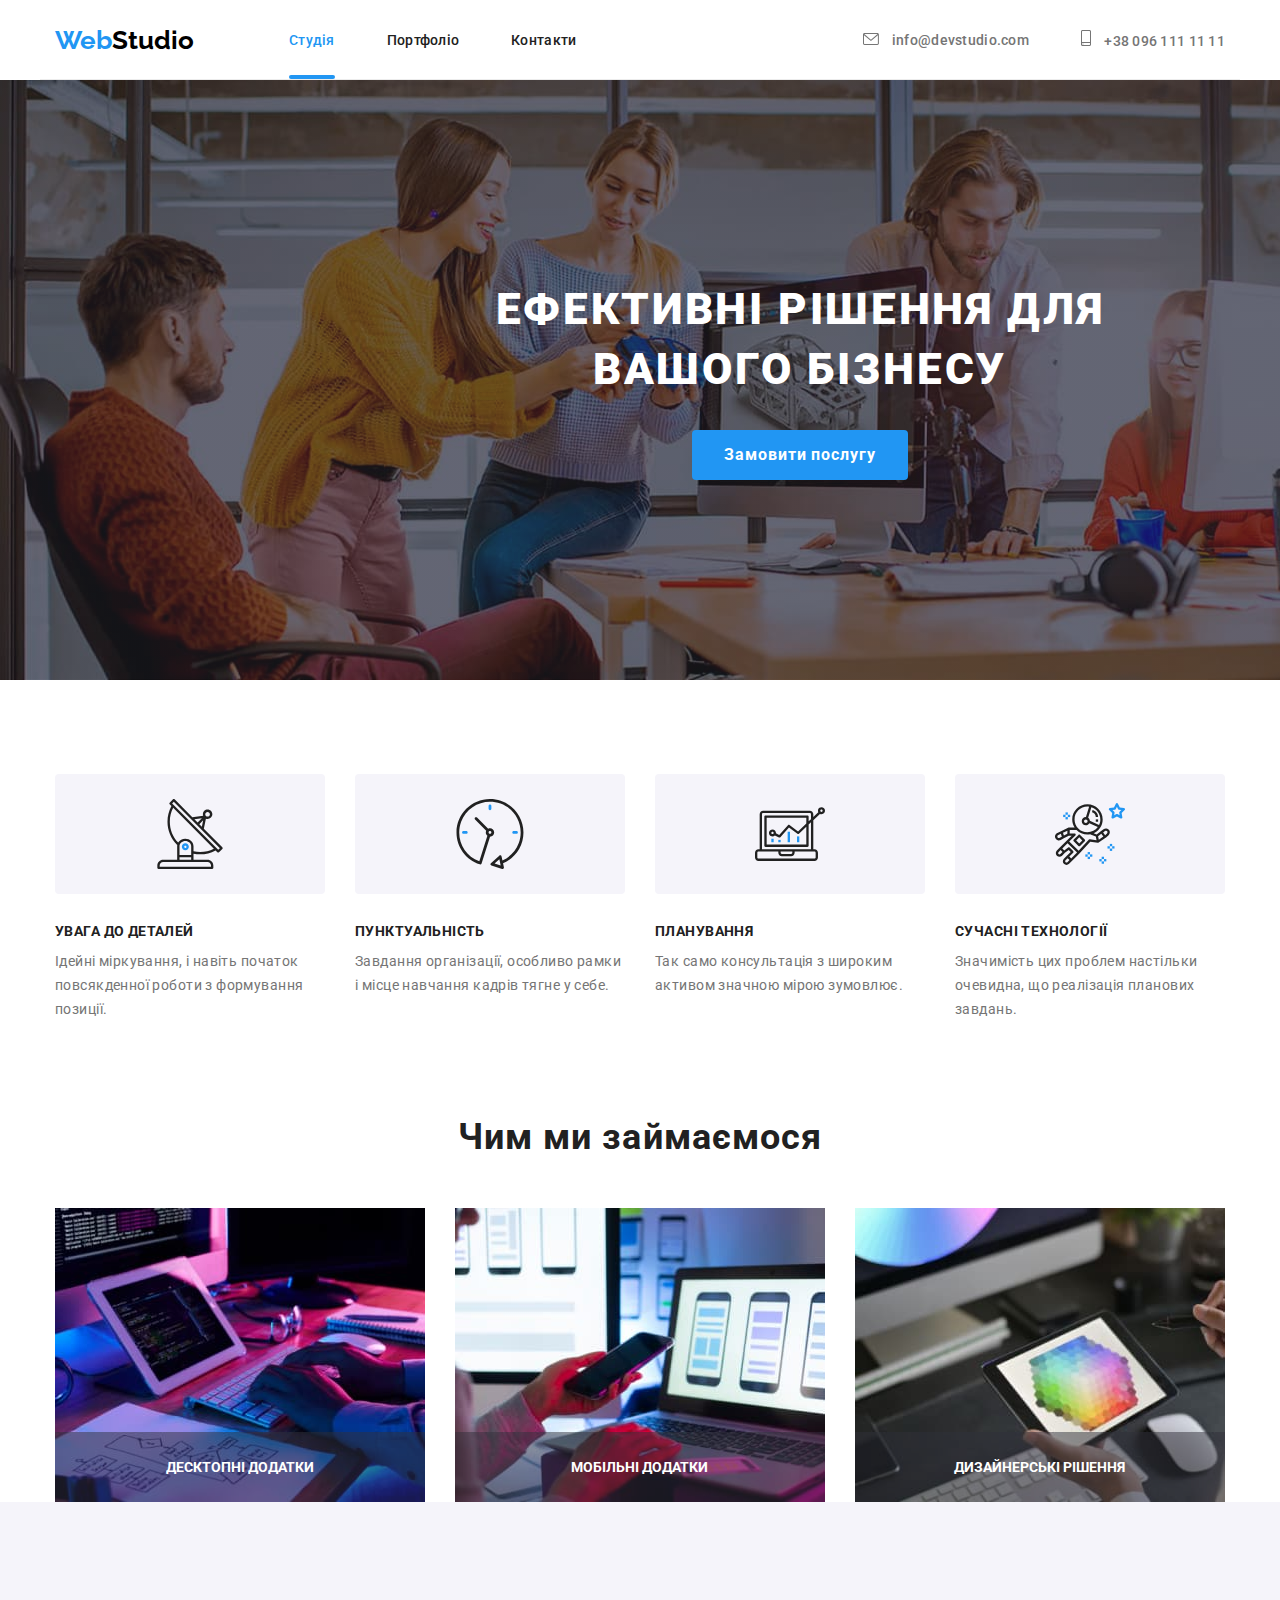
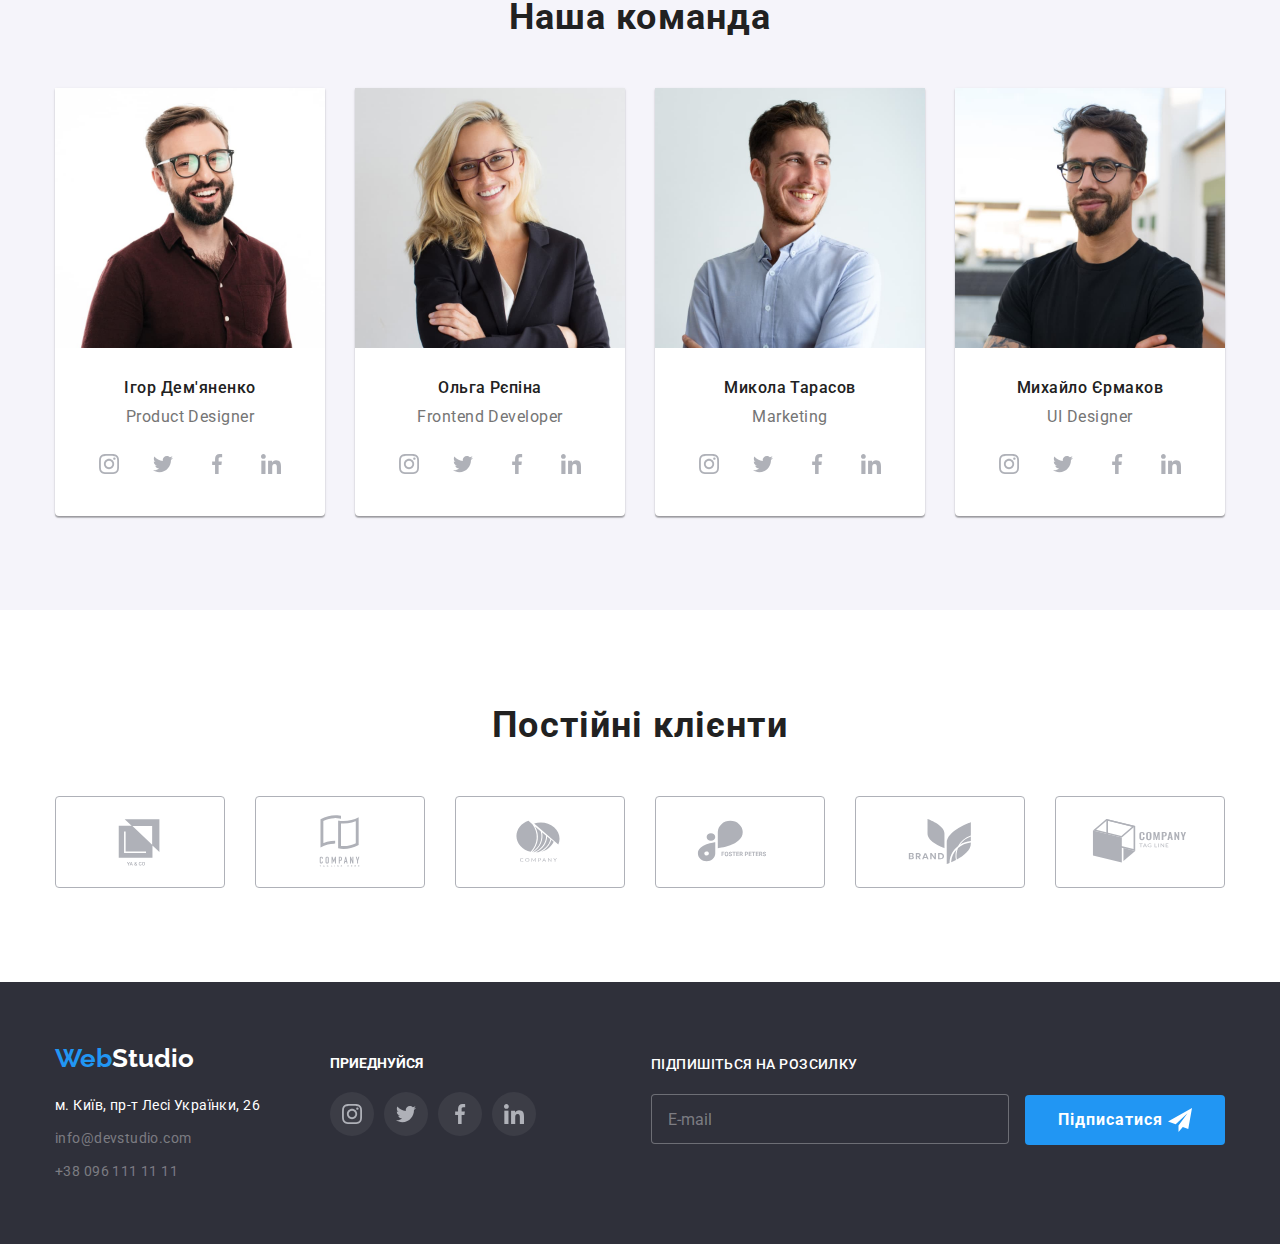
<file: index.html>
<!DOCTYPE html>
<html lang="uk">
  <head>
    <meta charset="UTF-8" />
    <meta http-equiv="X-UA-Compatible" content="IE=edge" />
    <meta name="viewport" content="width=device-width, initial-scale=1.0" />
    <title>GoIt-homework-5</title>
    <link
      href="https://fonts.googleapis.com/css2?family=Raleway:wght@700&family=Roboto:wght@400;500;700;900&display=swap"
      rel="stylesheet"
    />
    <link
      rel="stylesheet"
      href="https://cdnjs.cloudflare.com/ajax/libs/modern-normalize/1.1.0/modern-normalize.min.css"
    />
    <!-- <link rel="stylesheet" href="./css/styles.css" /> -->
    <link rel="stylesheet" href="./css/main.min.css" />
  </head>
  <body class="main-page">
    <!-- Header-->
    <header>
      <div class="container header">
        <!-- Navigation -->
        <nav class="header__navigation">
          <a href="#" class="logo-studio">
            <span class="logo-studio__first-title">Web</span
            ><span class="logo-studio__second-title">Studio</span>
          </a>
          <ul class="header__nav-menu">
            <li>
              <a class="header__item header__item--current" href="index.html"
                >Студія</a
              >
            </li>
            <li>
              <a class="header__item" href="portfolio.html">Портфоліо</a>
            </li>
            <li>
              <a class="header__item" href="#">Контакти</a>
            </li>
          </ul>
        </nav>
        <ul class="connection">
          <li>
            <a class="connection__contact" href="email:info@devstudio.com">
              <svg
                aria-label="конверт"
                class="connection__icon"
                width="16"
                height="12"
              >
                <use href="./images/sprite.svg#icon-envelope"></use>
              </svg>
              info@devstudio.com</a
            >
          </li>
          <li>
            <a class="connection__contact" href="tel:+380961111111">
              <svg
                aria-label="смартфон"
                class="connection__icon"
                width="10"
                height="16"
              >
                <use href="./images/sprite.svg#icon-smartphone"></use>
              </svg>
              +38 096 111 11 11</a
            >
          </li>
        </ul>
      </div>
    </header>
    <!-- Main -->
    <main>
      <!-- Секція - hero -->
      <section class="hero">
        <div class="container">
          <h1 class="hero__title">
            Ефективні рішення для <br />
            вашого бізнесу
          </h1>
          <button type="button" class="hero__button" data-modal-open>
            Замовити послугу
          </button>
        </div>
      </section>
      <!-- Секція - features -->
      <section class="features section">
        <div class="container">
          <h2 class="visually-hidden">Наші особливості</h2>
          <ul class="features__features-menu">
            <li class="features__features-card">
              <div class="features__advantage">
                <svg
                  aria-label="деталі"
                  class="icon__features"
                  width="70"
                  height="70"
                >
                  <use href="./images/sprite.svg#icon-antenna"></use>
                </svg>
              </div>
              <h3 class="features__description">УВАГА ДО ДЕТАЛЕЙ</h3>
              <p class="features__transcript">
                Ідейні міркування, і навіть початок повсякденної роботи з
                формування позиції.
              </p>
            </li>
            <li class="features__features-card">
              <div class="features__advantage">
                <svg
                  aria-label="пунктуальність"
                  class="icon__features"
                  width="70"
                  height="70"
                >
                  <use href="./images/sprite.svg#icon-clock"></use>
                </svg>
              </div>
              <h3 class="features__description">ПУНКТУАЛЬНІСТЬ</h3>
              <p class="features__transcript">
                Завдання організації, особливо рамки і місце навчання кадрів
                тягне у себе.
              </p>
            </li>
            <li class="features__features-card">
              <div class="features__advantage">
                <svg
                  aria-label="планування"
                  class="icon__features"
                  width="70"
                  height="70"
                >
                  <use href="./images/sprite.svg#icon-diagram"></use>
                </svg>
              </div>
              <h3 class="features__description">ПЛАНУВАННЯ</h3>
              <p class="features__transcript">
                Так само консультація з широким активом значною мірою зумовлює.
              </p>
            </li>
            <li class="features__features-card">
              <div class="features__advantage">
                <svg
                  aria-label="технології"
                  class="icon__features"
                  width="70"
                  height="70"
                >
                  <use href="./images/sprite.svg#icon-astronaut"></use>
                </svg>
              </div>
              <h3 class="features__description">СУЧАСНІ ТЕХНОЛОГІЇ</h3>
              <p class="features__transcript">
                Значимість цих проблем настільки очевидна, що реалізація
                планових завдань.
              </p>
            </li>
          </ul>
        </div>
      </section>
      <!-- Секція - work -->
      <section class="work section">
        <div class="container">
          <h2 class="work__title">Чим ми займаємося</h2>
          <ul class="work__menu-foto">
            <li class="work__foto-work">
              <img src="./images/work-1.jpg" alt="development" width="370" />
              <div class="work__applications">
                <p class="work__text-applcations">Десктопні додатки</p>
              </div>
            </li>
            <li class="work__foto-work">
              <img
                src="./images/work-2.jpg"
                alt="mobile optimization"
                width="370"
              />
              <div class="work__applications">
                <p class="work__text-applcations">Мобільні додатки</p>
              </div>
            </li>
            <li class="work__foto-work">
              <img src="./images/work-3.jpg" alt="testing" width="370" />
              <div class="work__applications">
                <p class="work__text-applcations">Дизайнерські рішення</p>
              </div>
            </li>
          </ul>
        </div>
      </section>
      <!-- Секція - team -->
      <section class="team section">
        <div class="container">
          <h2 class="team__title">Наша команда</h2>
          <ul class="team__menu">
            <li class="team__foto">
              <img src="./images/img-3.jpg" alt="Ігор Дем'яненко" width="270" />
              <div class="team__members">
                <h3 class="team__employee">Ігор Дем'яненко</h3>
                <p class="team__direction">Product Designer</p>
                <!-- Social-list-1-->
                <ul class="socila-list">
                  <li class="social-list__item">
                    <a href="" class="social-list__link">
                      <svg aria-label="інстаграм" class="social-list__icon">
                        <use href="./images/sprite.svg#icon-instagram"></use>
                      </svg>
                    </a>
                  </li>
                  <li class="social-list__item">
                    <a href="" class="social-list__link">
                      <svg aria-label="твітер" class="social-list__icon">
                        <use href="./images/sprite.svg#icon-twitter"></use>
                      </svg>
                    </a>
                  </li>
                  <li class="social-list__item">
                    <a href="" class="social-list__link">
                      <svg aria-label="фейсбук" class="social-list__icon">
                        <use href="./images/sprite.svg#icon-facebook"></use>
                      </svg>
                    </a>
                  </li>
                  <li class="social-list__item">
                    <a href="" class="social-list__link">
                      <svg aria-label="лінкедін" class="social-list__icon">
                        <use href="./images/sprite.svg#icon-linkedin"></use>
                      </svg>
                    </a>
                  </li>
                </ul>
              </div>
            </li>
            <li class="team__foto">
              <img src="./images/img-2.jpg" alt="Ольга Рєпіна" width="270" />
              <div class="team__members">
                <h3 class="team__employee">Ольга Рєпіна</h3>
                <p class="team__direction">Frontend Developer</p>
                <!-- Social-list-2-->
                <ul class="socila-list">
                  <li class="social-list__item">
                    <a href="" class="social-list__link">
                      <svg aria-label="інстаграм" class="social-list__icon">
                        <use href="./images/sprite.svg#icon-instagram"></use>
                      </svg>
                    </a>
                  </li>
                  <li class="social-list__item">
                    <a href="" class="social-list__link">
                      <svg aria-label="твітер" class="social-list__icon">
                        <use href="./images/sprite.svg#icon-twitter"></use>
                      </svg>
                    </a>
                  </li>
                  <li class="social-list__item">
                    <a href="" class="social-list__link">
                      <svg aria-label="фейсбук" class="social-list__icon">
                        <use href="./images/sprite.svg#icon-facebook"></use>
                      </svg>
                    </a>
                  </li>
                  <li class="social-list__item">
                    <a href="" class="social-list__link">
                      <svg aria-label="лінкедін" class="social-list__icon">
                        <use href="./images/sprite.svg#icon-linkedin"></use>
                      </svg>
                    </a>
                  </li>
                </ul>
              </div>
            </li>
            <li class="team__foto">
              <img src="./images/img-1.jpg" alt="Микола Тарасов" width="270" />
              <div class="team__members">
                <h3 class="team__employee">Микола Тарасов</h3>
                <p class="team__direction">Marketing</p>
                <!-- Social-list-3-->
                <ul class="socila-list">
                  <li class="social-list__item">
                    <a href="" class="social-list__link">
                      <svg aria-label="інстаграм" class="social-list__icon">
                        <use href="./images/sprite.svg#icon-instagram"></use>
                      </svg>
                    </a>
                  </li>
                  <li class="social-list__item">
                    <a href="" class="social-list__link">
                      <svg aria-label="твітер" class="social-list__icon">
                        <use href="./images/sprite.svg#icon-twitter"></use>
                      </svg>
                    </a>
                  </li>
                  <li class="social-list__item">
                    <a href="" class="social-list__link">
                      <svg aria-label="фейсбук" class="social-list__icon">
                        <use href="./images/sprite.svg#icon-facebook"></use>
                      </svg>
                    </a>
                  </li>
                  <li class="social-list__item">
                    <a href="" class="social-list__link">
                      <svg aria-label="лінкедін" class="social-list__icon">
                        <use href="./images/sprite.svg#icon-linkedin"></use>
                      </svg>
                    </a>
                  </li>
                </ul>
              </div>
            </li>
            <li class="team__foto">
              <img src="./images/img.jpg" alt="Михайло Єрмаков" width="270" />
              <div class="team__members">
                <h3 class="team__employee">Михайло Єрмаков</h3>
                <p class="team__direction">UI Designer</p>
                <!-- Social-list-4-->
                <ul class="socila-list">
                  <li class="social-list__item">
                    <a href="" class="social-list__link">
                      <svg aria-label="інстаграм" class="social-list__icon">
                        <use href="./images/sprite.svg#icon-instagram"></use>
                      </svg>
                    </a>
                  </li>
                  <li class="social-list__item">
                    <a href="" class="social-list__link">
                      <svg aria-label="твітер" class="social-list__icon">
                        <use href="./images/sprite.svg#icon-twitter"></use>
                      </svg>
                    </a>
                  </li>
                  <li class="social-list__item">
                    <a href="" class="social-list__link">
                      <svg aria-label="фейсбук" class="social-list__icon">
                        <use href="./images/sprite.svg#icon-facebook"></use>
                      </svg>
                    </a>
                  </li>
                  <li class="social-list__item">
                    <a href="" class="social-list__link">
                      <svg aria-label="лінкедін" class="social-list__icon">
                        <use href="./images/sprite.svg#icon-linkedin"></use>
                      </svg>
                    </a>
                  </li>
                </ul>
              </div>
            </li>
          </ul>
        </div>
      </section>
      <!-- Секція - Постійні клієнти-->
      <section class="regular-customers section">
        <div class="container">
          <h2 class="regular-customers__title">Постійні клієнти</h2>
          <ul class="regular-customers__logo">
            <li class="regular-customers__icon-clients">
              <a href="" class="regular-customers__link">
                <svg aria-label="Ya-Co" class="regular-customers__icon-logo">
                  <use href="./images/sprite.svg#icon-Ya-Co"></use>
                </svg>
              </a>
            </li>
            <li class="regular-customers__icon-clients">
              <a href="" class="regular-customers__link">
                <svg aria-label="Tagline" class="regular-customers__icon-logo">
                  <use href="./images/sprite.svg#icon-comp-tagline"></use>
                </svg>
              </a>
            </li>
            <li class="regular-customers__icon-clients">
              <a href="" class="regular-customers__link">
                <svg aria-label="Company" class="regular-customers__icon-logo">
                  <use href="./images/sprite.svg#icon-company"></use>
                </svg>
              </a>
            </li>
            <li class="regular-customers__icon-clients">
              <a href="" class="regular-customers__link">
                <svg
                  aria-label="Foster-Peters"
                  class="regular-customers__icon-logo"
                >
                  <use href="./images/sprite.svg#icon-foster-peters"></use>
                </svg>
              </a>
            </li>
            <li class="regular-customers__icon-clients">
              <a href="" class="regular-customers__link">
                <svg aria-label="Brand" class="regular-customers__icon-logo">
                  <use href="./images/sprite.svg#icon-brand"></use>
                </svg>
              </a>
            </li>
            <li class="regular-customers__icon-clients">
              <a href="" class="regular-customers__link">
                <svg aria-label="Tag-Line" class="regular-customers__icon-logo">
                  <use href="./images/sprite.svg#icon-tag-line"></use>
                </svg>
              </a>
            </li>
          </ul>
        </div>
      </section>
    </main>
    <!-- Footer -->
    <footer class="footer">
      <div class="container footer-general">
        <div class="footer-nav">
          <a href="#" class="logo-studio"
            ><span class="logo-studio__first-title">Web</span
            ><span class="logo-studio__third-title">Studio</span></a
          >
          <ul class="contacts footer-contacts">
            <li class="footer-connection__contact">
              <a
                class="connection__contact adress"
                href="https://goo.gl/maps/Yw9RbGyQuBQphTTS8"
                >м. Київ, пр-т Лесі Українки, 26
              </a>
            </li>
            <li class="footer-connection__contact">
              <a
                class="connection__contact connection__contact_direct"
                href="email:info@devstudio.com"
                >info@devstudio.com</a
              >
            </li>
            <li class="footer-connection__contact">
              <a
                class="connection__contact connection__contact_direct"
                href="tel:+380961111111"
                >+38 096 111 11 11</a
              >
            </li>
          </ul>
        </div>
        <div class="footer-social">
          <h3 class="footer-social-join">Приеднуйся</h3>
          <!-- Social-list-Footer-->
          <ul class="social-list-footer">
            <li class="list-item-footer">
              <a href="" class="social-link-footer">
                <svg
                  aria-label="інстаграм"
                  class="social-list__icon icon-footer"
                >
                  <use href="./images/sprite.svg#icon-instagram"></use>
                </svg>
              </a>
            </li>
            <li class="list-item-footer">
              <a href="" class="social-link-footer">
                <svg aria-label="твітер" class="social-list__icon icon-footer">
                  <use href="./images/sprite.svg#icon-twitter"></use>
                </svg>
              </a>
            </li>
            <li class="list-item-footer">
              <a href="" class="social-link-footer">
                <svg aria-label="фейсбук" class="social-list__icon icon-footer">
                  <use href="./images/sprite.svg#icon-facebook"></use>
                </svg>
              </a>
            </li>
            <li class="list-item-footer">
              <a href="" class="social-link-footer">
                <svg
                  aria-label="лінкедін"
                  class="social-list__icon icon-footer"
                >
                  <use href="./images/sprite.svg#icon-linkedin"></use>
                </svg>
              </a>
            </li>
          </ul>
        </div>
        <div class="footer-form">
          <p class="footer-form-subscribe">Підпишіться на розсилку</p>
          <form class="footer-form-email">
            <label class="footer-mail-subscribe">
              <input
                type="email"
                class="user-mail-input"
                name="user-mail-input"
                placeholder="E-mail"
              />
            </label>
            <button type="submit" class="footer-form-sending">
              Підписатися
              <svg
                aria-label="літак"
                class="icon-send-plane"
                width="24"
                height="24"
              >
                <use href="./images/sprite.svg#icon-send"></use>
              </svg>
            </button>
          </form>
        </div>
      </div>
    </footer>
    <!-- Modal window-->
    <div class="backdrop is-hidden" data-modal>
      <div class="modal">
        <button type="button" class="modal-close-btn" data-modal-close>
          <svg class="modal-close-icon" width="18" height="18">
            <use href="./images/sprite.svg#icon-close-x"></use>
          </svg>
        </button>
        <p class="modal-feedback">Залиште свої дані, ми вам передзвонимо</p>
        <form class="modal-form">
          <label class="modal-form-field">
            <span class="modal-form-text-above">Ім'я</span>
            <span class="modal-form-icon">
              <input
                type="text"
                class="modal-form-input"
                name="user-name"
                required
                placeholder=" "
              />
              <svg
                aria-label="портрет"
                class="icon-modal person"
                width="18"
                height="18"
              >
                <use href="./images/sprite.svg#icon-person"></use>
              </svg>
            </span>
          </label>
          <label class="modal-form-field">
            <span class="modal-form-text-above">Телефон</span>
            <span class="modal-form-icon">
              <input
                type="tel"
                class="modal-form-input"
                name="user-phone"
                required
                title="xxx-xxx-xx-xx"
                placeholder=" "
              />
              <svg
                aria-label="портрет"
                class="icon-modal phone"
                width="18"
                height="18"
              >
                <use href="./images/sprite.svg#icon-phone"></use>
              </svg>
            </span>
          </label>
          <label class="modal-form-field">
            <span class="modal-form-text-above">Пошта</span>
            <span class="modal-form-icon">
              <input
                type="email"
                class="modal-form-input"
                name="user-mail"
                required
                placeholder=" "
              />
              <svg
                aria-label="портрет"
                class="icon-modal email"
                width="18"
                height="18"
              >
                <use href="./images/sprite.svg#icon-email"></use>
              </svg>
            </span>
          </label>
          <label class="modal-form-field">
            <span class="modal-form-text-above">Коментар</span>
            <textarea
              name="user-message"
              class="modal-form-message"
              placeholder="Введіть текст"
            ></textarea>
          </label>
          <label class="modal-form-agreement">
            <input
              type="checkbox"
              class="modal-form-check"
              name="user-policy"
              required
            />
            <svg aria-label="кастом" class="modal-form-icon-check">
              <use
                class="modal-form-icon-policy"
                href="./images/sprite.svg#icon-check"
              ></use>
            </svg>
            <span class="modal-text-policy-first">
              Погоджуюся з розсилкою та приймаю
            </span>
            &nbsp;<a href="" class="modal-text-policy">Умови договору</a>
          </label>
          <button type="submit" class="modal-form-submit">Відправити</button>
        </form>
      </div>
    </div>

    <script src="./js/modal.js"></script>
  </body>
</html>
</file>
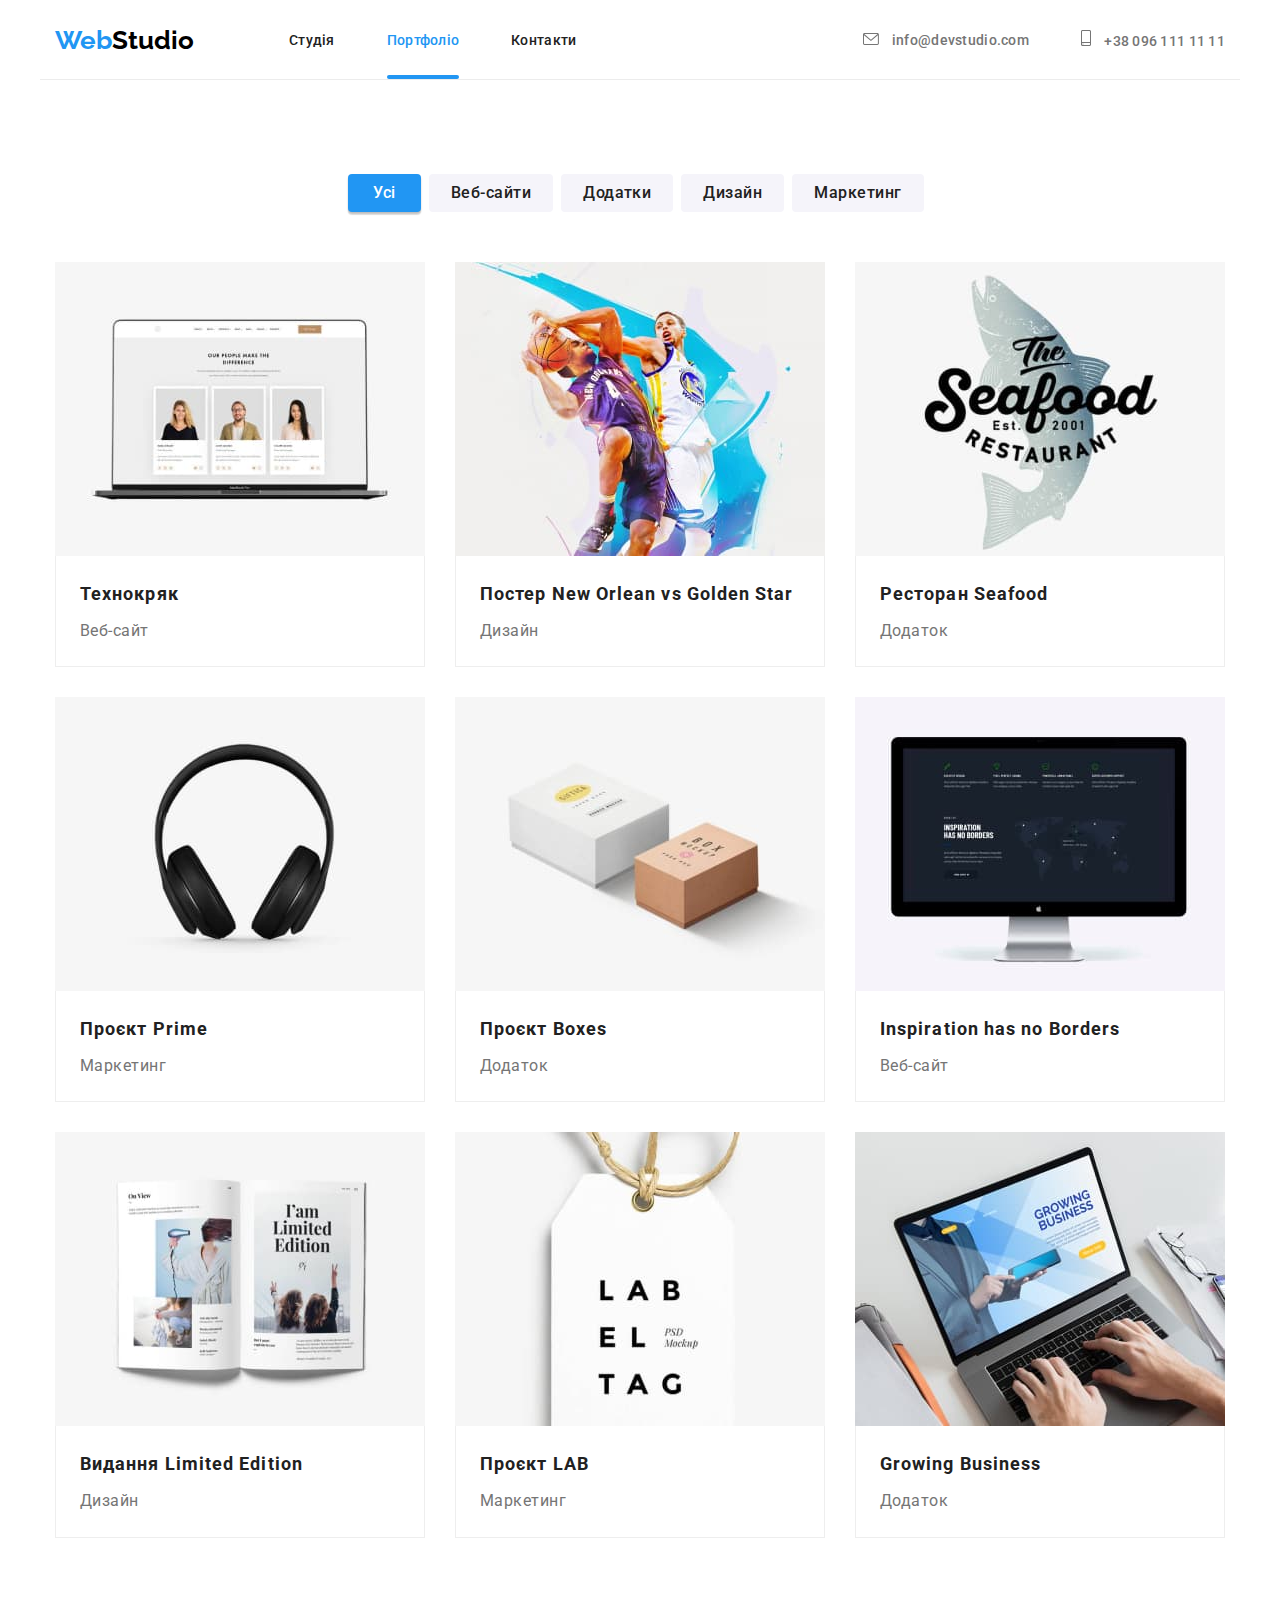
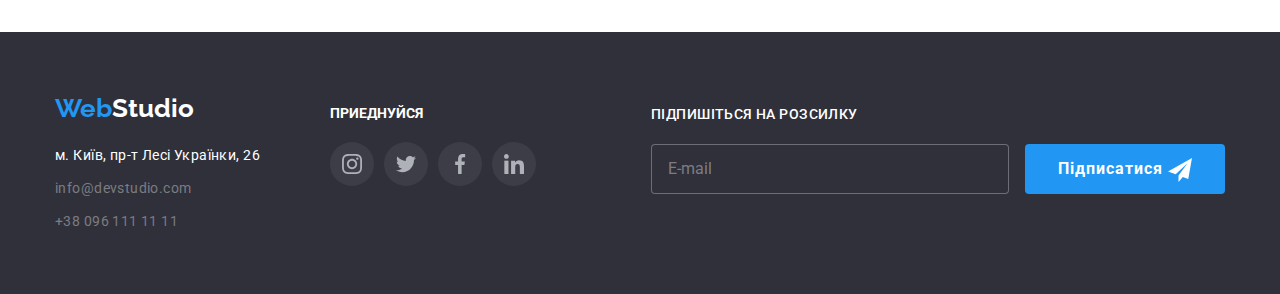
<file: portfolio.html>
<!DOCTYPE html>
<html lang="uk">
  <head>
    <meta charset="UTF-8" />
    <meta http-equiv="X-UA-Compatible" content="IE=edge" />
    <meta name="viewport" content="width=device-width, initial-scale=1.0" />
    <title>Портфоліо-5</title>
    <link
      href="https://fonts.googleapis.com/css2?family=Raleway:wght@700&family=Roboto:wght@400;500;700;900&display=swap"
      rel="stylesheet"
    />
    <link
      rel="stylesheet"
      href="https://cdnjs.cloudflare.com/ajax/libs/modern-normalize/1.1.0/modern-normalize.min.css"
    />
    <link rel="stylesheet" href="./css/main.min.css" />
  </head>
  <!-- Body - Портфоліо -->
  <body class="portfolio-page">
    <!-- Header - Портфоліо -->
    <header>
      <div class="container header">
        <nav class="header__navigation">
          <a href="index.html" class="logo-studio"
            ><span class="logo-studio__first-title">Web</span
            ><span class="logo-studio__second-title">Studio</span></a
          >
          <ul class="header__nav-menu">
            <li>
              <a class="header__item" href="index.html">Студія</a>
            </li>
            <li>
              <div class="strip-line">
                <a
                  class="header__item header__item--current"
                  href="portfolio.html"
                  >Портфоліо</a
                >
              </div>
            </li>
            <li>
              <a class="header__item" href="#">Контакти</a>
            </li>
          </ul>
        </nav>
        <ul class="connection">
          <li>
            <a class="connection__contact" href="email:info@devstudio.com">
              <svg
                aria-label="конверт"
                class="connection__icon"
                width="16"
                height="12"
              >
                <use href="./images/sprite.svg#icon-envelope"></use>
              </svg>
              info@devstudio.com</a
            >
          </li>
          <li>
            <a class="connection__contact" href="tel:+380961111111">
              <svg
                aria-label="смартфон"
                class="connection__icon"
                width="10"
                height="16"
              >
                <use href="./images/sprite.svg#icon-smartphone"></use>
              </svg>
              +38 096 111 11 11</a
            >
          </li>
        </ul>
      </div>
    </header>
    <!-- Main - Портфоліо -->
    <main class="page-porfolio">
      <section class="services-portfolio section">
        <div class="container">
          <h1 class="visually-hidden">Сторінка портфоліо</h1>
          <ul class="menu menu-nav-porfolio">
            <li class="button-menu">
              <button
                type="button"
                class="list-button list-button--active first"
              >
                Усі
              </button>
            </li>
            <li class="button-menu">
              <button type="button" class="list-button">Веб-сайти</button>
            </li>
            <li class="button-menu">
              <button type="button" class="list-button">Додатки</button>
            </li>
            <li class="button-menu">
              <button type="button" class="list-button">Дизайн</button>
            </li>
            <li class="button-menu">
              <button type="button" class="list-button">Маркетинг</button>
            </li>
          </ul>
          <ul class="menu-service service-portfolio">
            <li class="picture-portfolio">
              <a href="#" class="cards-portfolio">
                <div class="cards-portfolio-overlay">
                  <img src="./images/img-01.jpg" alt="Технокряк" width="370" />
                  <p class="overlay">
                    Ресурс пропонує комплексні пропозиції з різним рівнем
                    функціоналу та сервісів. Все це дозволить відвідувачу
                    отримати вичерпні відомості про компанію чи приватну особу.
                  </p>
                </div>
                <div class="menu-description">
                  <h2 class="menu-portfolio">Технокряк</h2>
                  <p class="service-name">Веб-сайт</p>
                </div>
              </a>
            </li>
            <li class="picture-portfolio">
              <a href="#" class="cards-portfolio">
                <div class="cards-portfolio-overlay">
                  <img
                    src="./images/img-02.jpg"
                    alt="Постер New Orlean vs Golden Star"
                    width="370"
                  />
                  <p class="overlay">
                    Ресурс пропонує комплексні пропозиції з різним рівнем
                    функціоналу та сервісів. Все це дозволить відвідувачу
                    отримати вичерпні відомості про компанію чи приватну особу.
                  </p>
                </div>
                <div class="menu-description">
                  <h2 class="menu-portfolio">
                    Постер New Orlean vs Golden Star
                  </h2>
                  <p class="service-name">Дизайн</p>
                </div>
              </a>
            </li>
            <li class="picture-portfolio">
              <a href="#" class="cards-portfolio">
                <div class="cards-portfolio-overlay">
                  <img
                    src="./images/img-03.jpg"
                    alt="Ресторан Seafood"
                    width="370"
                  />
                  <p class="overlay">
                    Ресурс пропонує комплексні пропозиції з різним рівнем
                    функціоналу та сервісів. Все це дозволить відвідувачу
                    отримати вичерпні відомості про компанію чи приватну особу.
                  </p>
                </div>
                <div class="menu-description">
                  <h2 class="menu-portfolio">Ресторан Seafood</h2>
                  <p class="service-name">Додаток</p>
                </div>
              </a>
            </li>
            <li class="picture-portfolio">
              <a href="#" class="cards-portfolio">
                <div class="cards-portfolio-overlay">
                  <img
                    src="./images/img-04.jpg"
                    alt="Проєкт Prime"
                    width="370"
                  />
                  <p class="overlay">
                    Ресурс пропонує комплексні пропозиції з різним рівнем
                    функціоналу та сервісів. Все це дозволить відвідувачу
                    отримати вичерпні відомості про компанію чи приватну особу.
                  </p>
                </div>
                <div class="menu-description">
                  <h2 class="menu-portfolio">Проєкт Prime</h2>
                  <p class="service-name">Маркетинг</p>
                </div>
              </a>
            </li>
            <li class="picture-portfolio">
              <a href="#" class="cards-portfolio">
                <div class="cards-portfolio-overlay">
                  <img
                    src="./images/img-05.jpg"
                    alt="Проєкт Boxes"
                    width="370"
                  />
                  <p class="overlay">
                    Ресурс пропонує комплексні пропозиції з різним рівнем
                    функціоналу та сервісів. Все це дозволить відвідувачу
                    отримати вичерпні відомості про компанію чи приватну особу.
                  </p>
                </div>
                <div class="menu-description">
                  <h2 class="menu-portfolio">Проєкт Boxes</h2>
                  <p class="service-name">Додаток</p>
                </div>
              </a>
            </li>
            <li class="picture-portfolio">
              <a href="#" class="cards-portfolio">
                <div class="cards-portfolio-overlay">
                  <img
                    src="./images/img-06.jpg"
                    alt="Inspiration has no Borders"
                    width="370"
                  />
                  <p class="overlay">
                    Ресурс пропонує комплексні пропозиції з різним рівнем
                    функціоналу та сервісів. Все це дозволить відвідувачу
                    отримати вичерпні відомості про компанію чи приватну особу.
                  </p>
                </div>
                <div class="menu-description">
                  <h2 class="menu-portfolio">Inspiration has no Borders</h2>
                  <p class="service-name">Веб-сайт</p>
                </div>
              </a>
            </li>
            <li class="picture-portfolio">
              <a href="#" class="cards-portfolio">
                <div class="cards-portfolio-overlay">
                  <img
                    src="./images/img-07.jpg"
                    alt="Видання Limited Edition"
                    width="370"
                  />
                  <p class="overlay">
                    Ресурс пропонує комплексні пропозиції з різним рівнем
                    функціоналу та сервісів. Все це дозволить відвідувачу
                    отримати вичерпні відомості про компанію чи приватну особу.
                  </p>
                </div>
                <div class="menu-description">
                  <h2 class="menu-portfolio">Видання Limited Edition</h2>
                  <p class="service-name">Дизайн</p>
                </div>
              </a>
            </li>
            <li class="picture-portfolio">
              <a href="#" class="cards-portfolio">
                <div class="cards-portfolio-overlay">
                  <img src="./images/img-08.jpg" alt="Проєкт LAB" width="370" />
                  <p class="overlay">
                    Ресурс пропонує комплексні пропозиції з різним рівнем
                    функціоналу та сервісів. Все це дозволить відвідувачу
                    отримати вичерпні відомості про компанію чи приватну особу.
                  </p>
                </div>
                <div class="menu-description">
                  <h2 class="menu-portfolio">Проєкт LAB</h2>
                  <p class="service-name">Маркетинг</p>
                </div>
              </a>
            </li>
            <li class="picture-portfolio">
              <a href="#" class="cards-portfolio">
                <div class="cards-portfolio-overlay">
                  <img
                    src="./images/img-09.jpg"
                    alt="Growing Business"
                    width="370"
                  />
                  <p class="overlay">
                    Ресурс пропонує комплексні пропозиції з різним рівнем
                    функціоналу та сервісів. Все це дозволить відвідувачу
                    отримати вичерпні відомості про компанію чи приватну особу.
                  </p>
                </div>
                <div class="menu-description">
                  <h2 class="menu-portfolio">Growing Business</h2>
                  <p class="service-name">Додаток</p>
                </div>
              </a>
            </li>
          </ul>
        </div>
      </section>
    </main>
    <!-- Footer - Портфоліо -->
    <footer class="footer">
      <div class="container footer-general">
        <div class="footer-nav">
          <a href="#" class="logo-studio"
            ><span class="logo-studio__first-title">Web</span
            ><span class="logo-studio__third-title">Studio</span></a
          >
          <ul class="contacts footer-contacts">
            <li class="footer-connection__contact">
              <a
                class="connection__contact adress"
                href="https://goo.gl/maps/Yw9RbGyQuBQphTTS8"
                >м. Київ, пр-т Лесі Українки, 26
              </a>
            </li>
            <li class="footer-connection__contact">
              <a
                class="connection__contact connection__contact_direct"
                href="email:info@devstudio.com"
                >info@devstudio.com</a
              >
            </li>
            <li class="footer-connection__contact">
              <a
                class="connection__contact connection__contact_direct"
                href="tel:+380961111111"
                >+38 096 111 11 11</a
              >
            </li>
          </ul>
        </div>
        <div class="footer-social">
          <h3 class="footer-social-join">Приеднуйся</h3>
          <!-- Social-list-Footer-->
          <ul class="social-list-footer">
            <li class="list-item-footer">
              <a href="" class="social-link-footer">
                <svg
                  aria-label="інстаграм"
                  class="social-list__icon icon-footer"
                >
                  <use href="./images/sprite.svg#icon-instagram"></use>
                </svg>
              </a>
            </li>
            <li class="list-item-footer">
              <a href="" class="social-link-footer">
                <svg aria-label="твітер" class="social-list__icon icon-footer">
                  <use href="./images/sprite.svg#icon-twitter"></use>
                </svg>
              </a>
            </li>
            <li class="list-item-footer">
              <a href="" class="social-link-footer">
                <svg aria-label="фейсбук" class="social-list__icon icon-footer">
                  <use href="./images/sprite.svg#icon-facebook"></use>
                </svg>
              </a>
            </li>
            <li class="list-item-footer">
              <a href="" class="social-link-footer">
                <svg
                  aria-label="лінкедін"
                  class="social-list__icon icon-footer"
                >
                  <use href="./images/sprite.svg#icon-linkedin"></use>
                </svg>
              </a>
            </li>
          </ul>
        </div>
        <div class="footer-form">
          <p class="footer-form-subscribe">Підпишіться на розсилку</p>
          <form class="footer-form-email">
            <label class="footer-mail-subscribe">
              <input
                type="email"
                class="user-mail-input"
                name="user-mail-input"
                placeholder="E-mail"
              />
            </label>
            <button type="submit" class="footer-form-sending">
              Підписатися
              <svg
                aria-label="літак"
                class="icon-send-plane"
                width="24"
                height="24"
              >
                <use href="./images/sprite.svg#icon-send"></use>
              </svg>
            </button>
          </form>
        </div>
      </div>
    </footer>
  </body>
</html>
</file>
<file: css/main.min.css>
:root{--main-opacity-two: #FFFFFF10;--overlay-cards: rgba(33, 150, 243, 0.9);--element-hero: #2F303A;--strip-applications: #2F303A80;--text-page: #000000;--text-contacts: #757575;--bcg-button: #F5F4FA;--bcg-btn-hero: #188CE8;--border-header: #ECECEC;--border-portfolio: #EEEEEE;--modal-backround: #00000050;--modal-close: #00000010;--icon-social: #AFB1B8;--text-placeholder: rgba(117, 117, 117, 0.5);--border-modal: rgba(33, 33, 33, 0.2);--card-distance: 30px;--time-bezier: 250ms cubic-bezier(0.4, 0, 0.2, 1);--card-shadow: 0px 1px 3px rgba(0, 0, 0, 0.12), 0px 1px 1px rgba(0, 0, 0, 0.14), 0px 2px 1px rgba(0, 0, 0, 0.2);--portfolio-shadow: 0px 1px 1px rgba(0, 0, 0, 0.12), 0px 4px 4px rgba(0, 0, 0, 0.06), 1px 4px 6px rgba(0, 0, 0, 0.16);--shadow-button: 0px 3px 1px rgba(0, 0, 0, 0.1), 0px 1px 2px rgba(0, 0, 0, 0.08), 0px 2px 2px rgba(0, 0, 0, 0.12);--shadow-modal-window: 0px 1px 3px rgba(0, 0, 0, 0.12), 0px 1px 1px rgba(0, 0, 0, 0.14), 0px 2px 1px rgba(0, 0, 0, 0.2)}.services-portfolio,.features,.works,.team,.regular-customers{padding-top:94px;padding-bottom:94px}h1,h2,h3,h4,p,ul,span{margin-top:0;margin-bottom:0}ul{padding-left:0;list-style:none}img{display:block}body{font-family:"Roboto",sans-serif;background-color:#fff;color:#212121}.pointer{cursor:pointer}.connection__contact,.header__item,.logo-studio,.cards-portfolio{text-decoration:none}.container{width:1200px;margin:0 auto;padding-left:15px;padding-right:15px}.visually-hidden{position:absolute;white-space:nowrap;width:1px;height:1px;overflow:hidden;border:0;padding:0;clip:rect(0 0 0 0);clip-path:inset(50%);margin:-1px}.connection{display:flex;align-items:center;column-gap:52px}.connection__contact:hover,.connection__contact:focus{color:#2196f3;fill:#2196f3}.connection__icon{margin-right:10px;fill:currentColor}.connection__contact{font-size:14px;line-height:1.14;font-weight:500;letter-spacing:.02em;color:var(--text-contacts);transition:color var(--time-bezier)}.hero__button{margin-top:30px;padding:10px 32px;font-family:"Roboto",sans-serif;font-size:16px;line-height:1.88;font-weight:700;background-color:#2196f3;color:#fff;border:#2196f3;letter-spacing:.06em;border-radius:4px;text-align:center;cursor:pointer;transition:color var(--time-bezier),background-color var(--time-bezier)}.hero__button:hover,.hero__button:focus{color:#fff;background-color:var(--bcg-btn-hero)}.backdrop{position:fixed;z-index:999;top:0;left:0;width:100%;height:100%;background-color:var(--modal-backround);transition:opacity var(--time-bezier),visibility var(--time-bezier)}.backdrop.is-hidden{visibility:hidden;opacity:0;pointer-events:none}.modal{width:528px;position:absolute;border-radius:4px;top:50%;left:50%;transform:translate(-50%, -50%);padding:40px;background-color:#fff;box-shadow:var(--shadow-modal-window)}.modal-close-icon{fill:var(--text-page)}.modal-close-icon:hover{fill:#2196f3}.modal-close-btn{display:flex;align-items:center;justify-content:center;position:absolute;top:8px;right:8px;width:30px;height:30px;background-color:#fff;border:1px solid var(--modal-close);border-radius:50%;padding:0;cursor:pointer}.modal-feedback{font-weight:700;font-size:20px;line-height:1.15;text-align:center;color:#212121;margin-bottom:12px}.modal-form{display:flex;flex-direction:column}.modal-form-input{width:100%;height:40px;font-size:12px;border-radius:4px;border:1px solid var(--border-modal);padding-left:42px;transition:border-color var(--time-bezier)}.modal-form-input:focus{border-color:#2196f3;outline:none}.modal-form-input:focus+.icon-modal{fill:#2196f3}.modal-form-text-above{display:block;font-weight:400;font-size:12px;line-height:1.17;color:var(--text-contacts);margin-bottom:4px}.modal-form-message{width:100%;height:120px;font-size:12px;resize:none;border-radius:4px;border:1px solid var(--border-modal);padding:12px 16px;transition:border-color var(--time-bezier)}.modal-form-message:focus{outline:none;border-color:#2196f3}.modal-form-message::placeholder{font-size:12px;line-height:1.17;color:var(--text-placeholder)}.modal-form-field{margin-bottom:10px}.modal-form-icon{position:relative;display:block}.icon-modal{position:absolute;top:50%;left:12px;transform:translateY(-50%);fill:#212121;transition:fill var(--time-bezier)}.modal-form-icon-check{width:16px;height:15px;border:2px solid #212121;border-radius:2px;background-color:#fff;cursor:pointer;margin-right:7px}.modal-form-check{position:absolute;appearance:none;text-decoration-color:#188ce8}.modal-form-check:focus+.modal-form-icon-check{box-shadow:0 0 0 1px #2196f3}.modal-form-check:checked+.modal-form-icon-check{background-color:#2196f3;border:none}.modal-form-check:checked+.modal-form-icon-check .modal-form-icon-policy{display:block}.modal-form-agreement{display:flex;justify-content:center;align-items:center;margin-top:10px;margin-bottom:30px}.modal-form-icon-policy{display:none;fill:#fff}.modal-text-policy{font-size:14px;line-height:1.7;text-decoration:underline;color:#2196f3}.modal-text-policy:hover{text-decoration:none}.modal-text-policy-first{font-size:14px;letter-spacing:.03em;line-height:1.7;color:var(--text-contacts)}.modal-form-submit{cursor:pointer;margin:auto;width:200px;height:50px;font-size:16px;line-height:1.88;font-weight:700;background-color:#2196f3;color:#fff;border:#2196f3;letter-spacing:.06em;border-radius:4px;text-align:center;box-shadow:0px 4px 4px rgba(0,0,0,.25);transition:color var(--time-bezier),background-color var(--time-bezier)}.modal-form-submit:hover,.modal-form-submit:focus{color:#fff;background-color:var(--bcg-btn-hero)}.menu-service{display:flex;flex-wrap:wrap;margin-top:calc(-1*var(--card-distance));margin-left:calc(-1*var(--card-distance))}.menu-service>.picture-portfolio{flex-basis:calc(33.3333333333% - var(--card-distance));margin-left:var(--card-distance);margin-top:var(--card-distance)}.picture-portfolio{text-align:left;padding-bottom:0px}.cards-portfolio-overlay{position:relative;overflow:hidden}.overlay{display:flex;position:absolute;align-items:center;top:0;left:0;height:100%;width:100%;background-color:rgba(33,150,243,.9);color:#fff;font-size:18px;font-weight:400;line-height:1.56;letter-spacing:.03em;padding:0 24px;overflow:auto;transform:translateY(100%);transition:transform var(--time-bezier)}.cards-portfolio:hover .overlay,.cards-portfolio:focus .overlay{transform:translateY(0)}.menu-description{border-left:1px solid var(--border-portfolio);border-bottom:1px solid var(--border-portfolio);border-right:1px solid var(--border-portfolio);padding:20px 24px}.logo-studio{font-family:"Raleway",sans-serif;font-size:26px;font-weight:700;line-height:1.24}.logo-studio__first-title{color:#2196f3}.logo-studio__second-title{color:var(--text-page)}.logo-studio__third-title{color:#fff}.list-button{font-family:"Roboto",sans-serif;font-weight:500;font-size:16px;line-height:1.63;letter-spacing:.03em;color:#212121;background-color:var(--bcg-button);border:var(--bcg-button);border-radius:4px;padding:6px 22px;cursor:pointer;transition:color var(--time-bezier),background-color var(--time-bezier),box-shadow var(--time-bezier)}.list-button:hover,.list-button:focus{color:#fff;background-color:#2196f3;box-shadow:var(--shadow-button)}.list-button.list-button--active{background-color:#2196f3;color:#fff;box-shadow:var(--shadow-button)}.first{padding:6px 25px}.header{display:flex;align-items:center;justify-content:space-between;padding-top:24px;padding-bottom:23px;border-bottom:1px solid var(--border-header)}.header__nav-menu,.header__navigation{display:flex;align-items:center}.header__nav-menu{column-gap:52px}.header__navigation{column-gap:95px}.header__item{position:relative;font-size:14px;line-height:1.14;font-weight:500;letter-spacing:.02em;color:#212121;transition:color var(--time-bezier)}.header__item:hover,.header__item:focus{color:#2196f3;fill:#2196f3}.header__item--current::after{content:"";position:absolute;bottom:-31px;left:0;width:100%;height:4px;background-color:#2196f3;border-radius:2px}.header__item.header__item--current{color:#2196f3}.hero{padding:200px 0;width:1600px;margin:0 auto;text-align:center;background-repeat:no-repeat;background-position:center;background-size:cover;background-image:linear-gradient(rgba(47, 48, 58, 0.4), rgba(47, 48, 58, 0.4)),url(../images/Img-hero.jpg)}.hero__title{color:#fff;font-size:44px;line-height:1.36;font-weight:900;text-transform:uppercase;text-align:center;letter-spacing:.06em}.footer-form{margin-top:12px;margin-left:auto}.footer-form-subscribe{font-weight:500;font-size:14px;line-height:1.43;letter-spacing:.03em;text-transform:uppercase;color:#fff;margin-bottom:20px}.footer-mail-subscribe{margin-right:12px}.user-mail-input{width:358px;height:50px;color:#fff;font-size:16px;line-height:1.25;padding-left:16px;border-radius:4px;border:1px solid rgba(255,255,255,.3);background-color:var(--element-hero)}.user-mail-input::placeholder{font-weight:400;font-size:16px;line-height:1.25;color:rgba(255,255,255,.3764705882);margin-left:16px}.footer-form-sending{margin:auto;width:200px;height:50px;font-size:16px;line-height:1.88;font-weight:700;background-color:#2196f3;color:#fff;border:#2196f3;letter-spacing:.06em;border-radius:4px;cursor:pointer;text-align:center;transition:color var(--time-bezier),background-color var(--time-bezier)}.footer-form-sending:hover,.footer-form-sending:focus{color:#fff;background-color:var(--bcg-btn-hero)}.icon-send-plane{display:inline-block;vertical-align:middle;fill:#fff}.footer-contacts{margin-top:20px}.footer{background-color:var(--element-hero);padding:60px 0 60px 0}.adress{font-size:14px;line-height:1.71;letter-spacing:.03em;font-weight:400;color:#fff}.connection__contact_direct{line-height:1.71;letter-spacing:.03em;font-weight:400;color:rgba(255,255,255,.3764705882)}.footer-connection__contact:not(:last-child){margin-bottom:9px}.footer-social-join{font-size:14px;font-weight:700;line-height:1.24;text-transform:uppercase;color:#fff;letter-spacing:3%;display:inline-block;margin-bottom:20px}.social-list-footer{display:flex;justify-content:center;column-gap:10px;padding-bottom:30px}.footer-nav,.footer-social{display:inline-block}.footer-general{display:flex}.footer-social{margin-left:70px;margin-top:12px}.icon-footer{fill:#fff}.social-link-footer{display:flex;align-items:center;justify-content:center;width:44px;height:44px;border-radius:50%;background-color:var(--main-opacity-two);transition:background-color var(--time-bezier)}.social-link-footer:hover,.social-link-footer:focus{background-color:#2196f3}.regular-customers__logo{display:flex;justify-content:space-between;gap:30px}.regular-customers__link{display:flex;align-items:center;justify-content:center;height:92px;border-radius:4px;border:1px solid var(--icon-social);background-color:#fff;transition:border var(--time-bezier)}.regular-customers__link:hover,.regular-customers__link:focus{border:1px solid #2196f3}.regular-customers__icon-logo{width:106px;height:60px;fill:var(--icon-social);transition:fill var(--time-bezier)}.regular-customers__link:hover .regular-customers__icon-logo,.regular-customers__link:focus .regular-customers__icon-logo{fill:#2196f3}.regular-customers__icon-clients{width:calc((100% - 150px)/6)}.socila-list{display:flex;justify-content:center;column-gap:10px}.social-list__icon{width:20px;height:20px;fill:var(--icon-social);transition:fill var(--time-bezier)}.social-list__link{display:flex;align-items:center;justify-content:center;width:44px;height:44px;border-radius:50%;background-color:#fff;transition:background-color var(--time-bezier)}.social-list__link:hover,.social-list__link:focus{background-color:#2196f3}.social-list__link:hover .social-list__icon,.social-list__link:focus .social-list__icon{fill:#fff}.team{background-color:var(--bcg-button)}.team__menu{display:flex;justify-content:space-between}.team__foto{text-align:center;background-color:#fff;border-radius:0 0 4px 4px;box-shadow:var(--card-shadow);width:calc((100% - 90px)/4)}.team__members{padding-top:30px;padding-bottom:30px}.team__employee{margin-bottom:10px;font-size:16px;font-weight:500;line-height:1.19;letter-spacing:.03em}.team__direction{font-size:16px;font-weight:400;line-height:1.19;letter-spacing:.03em;color:var(--text-contacts);margin-bottom:16px}.work__menu-foto{display:flex;justify-content:space-between}.work__foto-work{position:relative;width:calc((100% - 60px)/3)}.work__title,.team__title,.regular-customers__title{font-size:36px;line-height:1.17;font-weight:700;letter-spacing:.03em;text-align:center;margin-bottom:50px}.work{padding-top:0}.work__text-applcations{position:absolute;font-size:14px;line-height:1.43;text-transform:uppercase;font-weight:700;color:#fff;top:50%;left:50%;transform:translate(-50%, -50%)}.work__applications{position:absolute;bottom:0;left:0;width:100%;height:70px;background-color:var(--strip-applications)}.menu-nav-porfolio{display:flex;justify-content:center;margin-bottom:50px}.button-menu{margin-right:8px}.cards-portfolio{display:block;transition:box-shadow var(--time-bezier)}.cards-portfolio:hover,.cards-portfolio:focus{box-shadow:var(--portfolio-shadow)}.menu-portfolio{font-weight:700;font-size:18px;line-height:2;letter-spacing:.06em;color:#212121}.service-name{font-weight:400;font-size:16px;line-height:1.88;letter-spacing:.03em;color:var(--text-contacts);margin-top:4px}.features__features-menu{display:flex;justify-content:space-between}.features__features-card{width:calc((100% - 90px)/4)}.features__description{font-size:14px;font-weight:700;line-height:1.14;letter-spacing:.03em;text-transform:uppercase;margin-bottom:10px}.features__transcript{font-size:14px;line-height:1.71;letter-spacing:.03em;color:var(--text-contacts)}.features__advantage{display:flex;align-items:center;justify-content:center;height:120px;border-radius:4px;background-color:var(--bcg-button);margin-bottom:30px}/*# sourceMappingURL=main.min.css.map */
</file>
